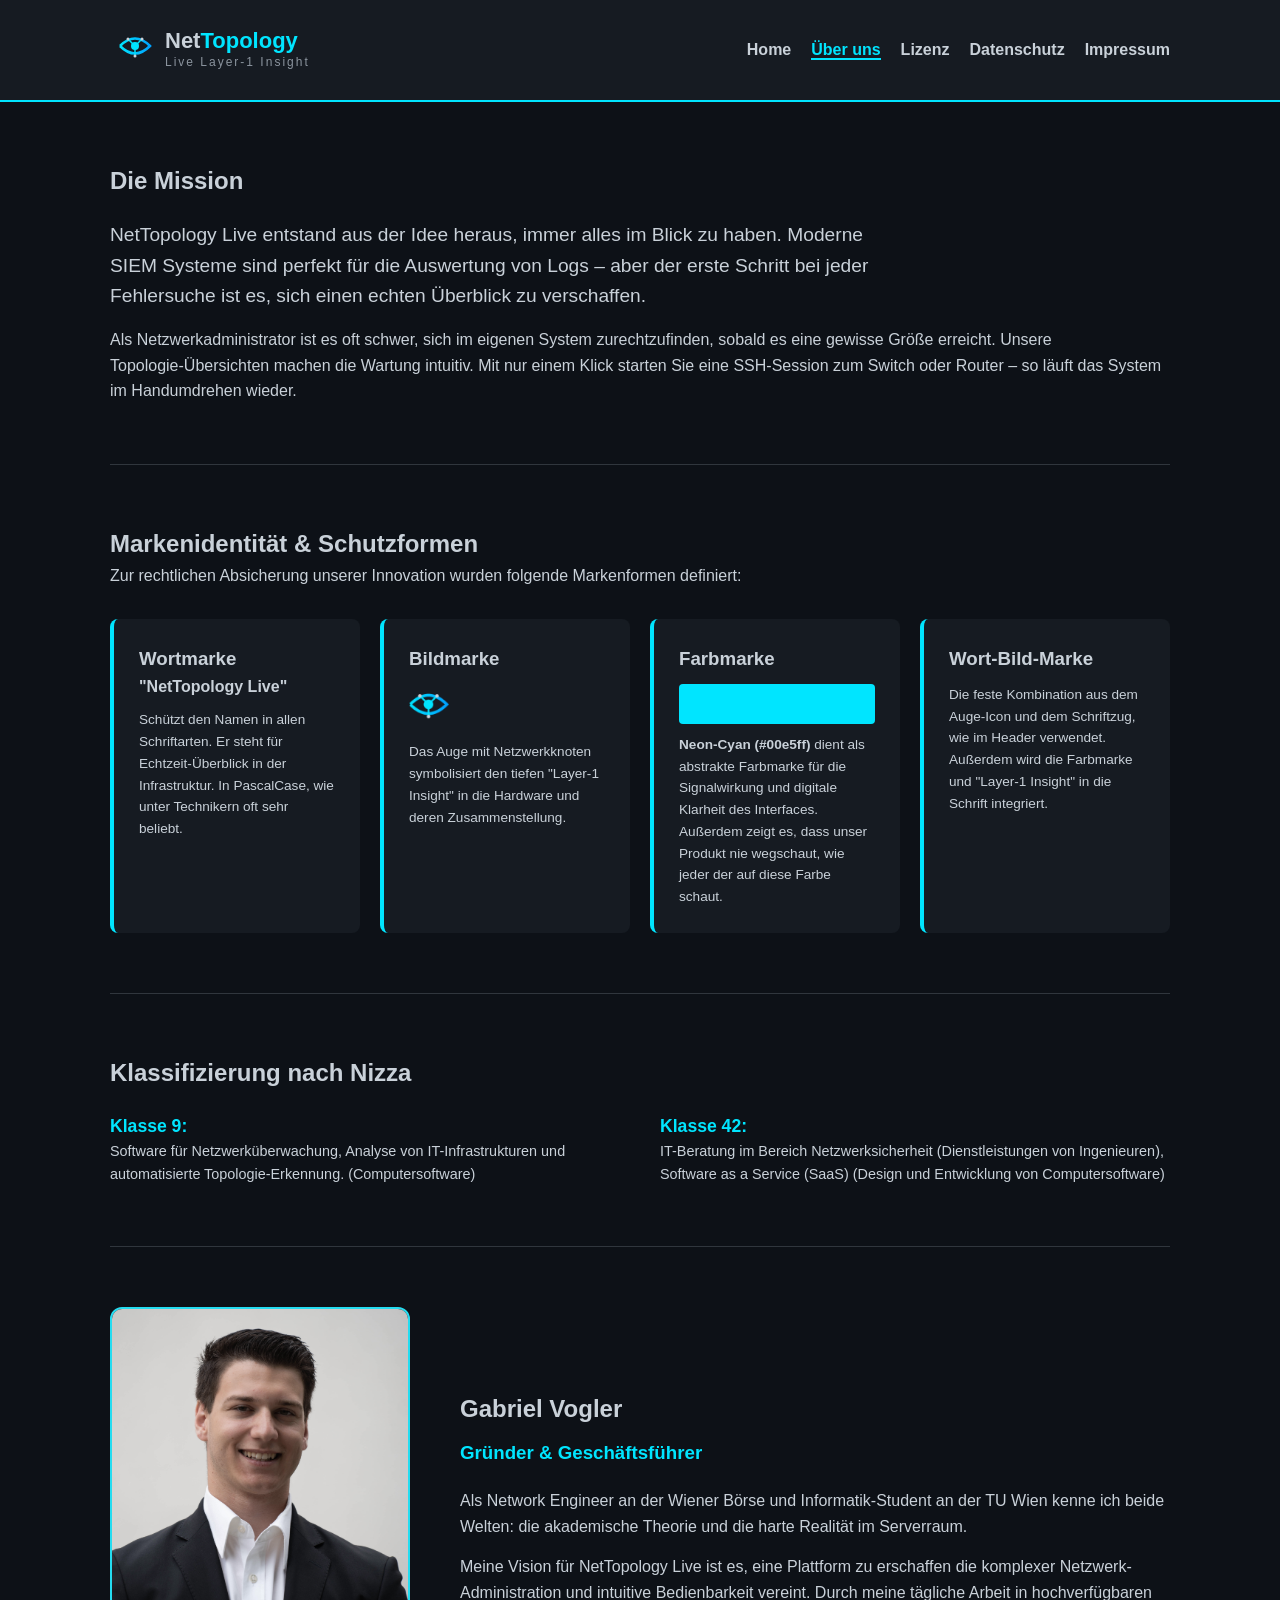
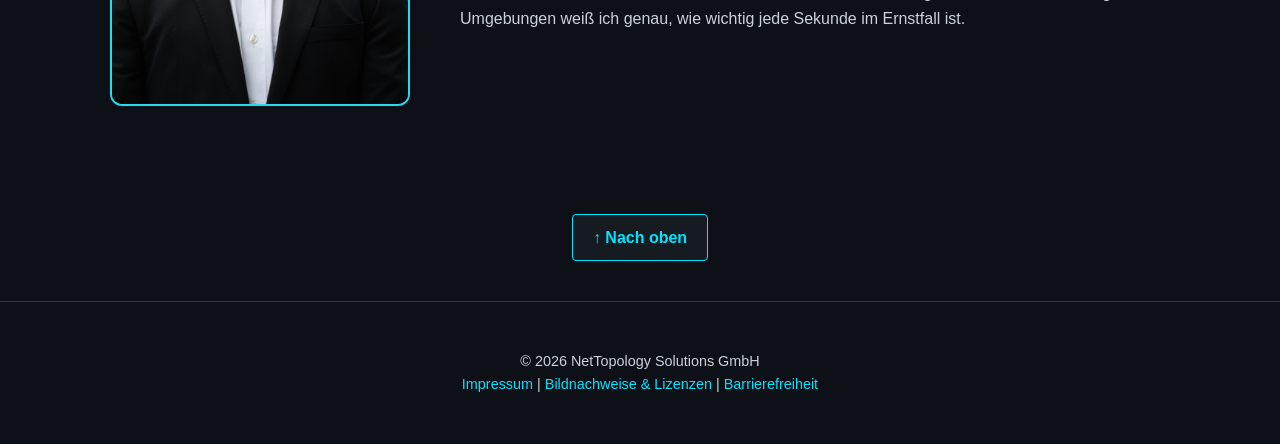
<file: docs/about.html>
<!DOCTYPE html>
<html lang="de">
<head>
    <meta charset="UTF-8">
    <meta name="viewport" content="width=device-width, initial-scale=1.0">
    <title>Über uns | NetTopology Live</title>
    <link rel="stylesheet" href="css/style.css">

    <link rel="icon" href="assets/icons/favicon.ico">
</head>
<body>

    <a href="#main-content" class="skip-link">Zum Hauptinhalt springen</a>

    <header>
        <div class="container header-flex">
            <div class="logo">
                <a href="index.html"><img src="assets/images/logo-header.svg" alt="NetTopology Live Logo"></a>
            </div>
            <nav aria-label="Hauptnavigation">
                <ul>
                    <li><a href="index.html">Home</a></li>
                    <li><a href="about.html" aria-current="page">Über uns</a></li>
                    <li><a href="lizenz.html">Lizenz</a></li>
                    <li><a href="datenschutz.html">Datenschutz</a></li>
                    <li><a href="impressum.html">Impressum</a></li>
                </ul>
            </nav>
        </div>
    </header>

    <main id="main-content" class="container" style="padding: 60px 20px;">
        
        <section id="mission">
            <h1>Die Mission</h1>
            <p style="font-size: 1.2rem; color: var(--text-main); max-width: 800px; margin-top: 20px;">
                NetTopology Live entstand aus der Idee heraus, immer alles im Blick zu haben. Moderne SIEM Systeme sind perfekt für die Auswertung von Logs – aber der erste Schritt bei jeder Fehlersuche ist es, sich einen echten Überblick zu verschaffen.
            </p>
            <p style="margin-top: 15px;">
                Als Netzwerkadministrator ist es oft schwer, sich im eigenen System zurechtzufinden, sobald es eine gewisse Größe erreicht. Unsere Topologie-Übersichten machen die Wartung intuitiv. Mit nur einem Klick starten Sie eine SSH-Session zum Switch oder Router – so läuft das System im Handumdrehen wieder.
            </p>
        </section>

        <hr style="margin: 60px 0; border: 0; border-top: 1px solid #30363d;">

        <section id="branding">
            <h2>Markenidentität & Schutzformen</h2>
            <p>Zur rechtlichen Absicherung unserer Innovation wurden folgende Markenformen definiert:</p>

            <div class="brand-grid" style="display: grid; grid-template-columns: repeat(auto-fit, minmax(230px, 1fr)); gap: 20px; margin-top: 30px;">
                <div class="brand-card" style="background: var(--bg-card); padding: 25px; border-radius: 8px; border-left: 4px solid var(--accent-blue);">
                    <h3>Wortmarke</h3>
                    <p><strong>"NetTopology Live"</strong></p>
                    <p style="font-size: 0.85rem; margin-top: 10px;">Schützt den Namen in allen Schriftarten. Er steht für Echtzeit-Überblick in der Infrastruktur. In PascalCase, wie unter Technikern oft sehr beliebt.</p>
                </div>

                <div class="brand-card" style="background: var(--bg-card); padding: 25px; border-radius: 8px; border-left: 4px solid var(--accent-blue);">
                    <h3>Bildmarke</h3>
                    <div style="margin: 10px 0;"><img src="assets/icons/favicon.ico" alt="Bildmarke" width="40"></div>
                    <p style="font-size: 0.85rem;">Das Auge mit Netzwerkknoten symbolisiert den tiefen "Layer-1 Insight" in die Hardware und deren Zusammenstellung.</p>
                </div>

                <div class="brand-card" style="background: var(--bg-card); padding: 25px; border-radius: 8px; border-left: 4px solid var(--accent-blue);">
                    <h3>Farbmarke</h3>
                    <div style="width: 100%; height: 40px; background-color: var(--accent-blue); border-radius: 4px; margin: 10px 0;"></div>
                    <p style="font-size: 0.85rem;"><strong>Neon-Cyan (#00e5ff)</strong> dient als abstrakte Farbmarke für die Signalwirkung und digitale Klarheit des Interfaces. Außerdem zeigt es, dass unser Produkt nie wegschaut, wie jeder der auf diese Farbe schaut.</p>
                </div>

                <div class="brand-card" style="background: var(--bg-card); padding: 25px; border-radius: 8px; border-left: 4px solid var(--accent-blue);">
                    <h3>Wort-Bild-Marke</h3>
                    <p style="font-size: 0.85rem; margin-top: 10px;">Die feste Kombination aus dem Auge-Icon und dem Schriftzug, wie im Header verwendet. Außerdem wird die Farbmarke und "Layer-1 Insight" in die Schrift integriert.</p>
                </div>
            </div>
        </section>

        <hr style="margin: 60px 0; border: 0; border-top: 1px solid #30363d;">

        <section id="nizza">
            <h2>Klassifizierung nach Nizza</h2>
            <div style="display: grid; grid-template-columns: 1fr 1fr; gap: 40px; margin-top: 20px;">
                <div>
                    <strong style="color: var(--accent-blue); font-size: 1.1rem;">Klasse 9:</strong>
                    <p style="font-size: 0.9rem;">Software für Netzwerküberwachung, Analyse von IT-Infrastrukturen und automatisierte Topologie-Erkennung. (Computersoftware)</p>
                </div>
                <div>
                    <strong style="color: var(--accent-blue); font-size: 1.1rem;">Klasse 42:</strong>
                    <p style="font-size: 0.9rem;">IT-Beratung im Bereich Netzwerksicherheit (Dienstleistungen von Ingenieuren), Software as a Service (SaaS) (Design und Entwicklung von Computersoftware)</p>
                </div>
            </div>
        </section>

        <hr style="margin: 60px 0; border: 0; border-top: 1px solid #30363d;">

        <section id="ceo">
            <div style="display: grid; grid-template-columns: 300px 1fr; gap: 50px; align-items: center;">
                <div class="ceo-image">
                    <img src="assets/images/Foto_Gabriel.jpg" alt="Gabriel Vogler - CEO NetTopology" style="width: 100%; border-radius: 12px; border: 2px solid var(--accent-blue); filter: grayscale(20%);">
                </div>
                <div class="ceo-text">
                    <h2 style="margin-bottom: 10px;">Gabriel Vogler</h2>
                    <h3 style="color: var(--accent-blue); margin-bottom: 20px;">Gründer & Geschäftsführer</h3>
                    <p>
                        Als Network Engineer an der Wiener Börse und Informatik-Student an der TU Wien kenne ich beide Welten: die akademische Theorie und die harte Realität im Serverraum. 
                    </p>
                    <p style="margin-top: 15px;">
                        Meine Vision für NetTopology Live ist es, eine Plattform zu erschaffen die komplexer Netzwerk-Administration und intuitive Bedienbarkeit vereint. Durch meine tägliche Arbeit in hochverfügbaren Umgebungen weiß ich genau, wie wichtig jede Sekunde im Ernstfall ist.
                    </p>
                </div>
            </div>
        </section>

    </main>

    <div class="back-to-top-wrapper">
        <a href="#top" class="back-to-top" aria-label="Zurück zum Seitenanfang">
            <span aria-hidden="true">↑</span> Nach oben
        </a>
    </div>

    <footer>
        <div class="container">
            <p>&copy; 2026 NetTopology Solutions GmbH</p>
            <p><a href="impressum.html">Impressum</a> | <a href="impressum.html#credits">Bildnachweise & Lizenzen</a> | <a href="impressum.html#accessibility">Barrierefreiheit</a></p>
        </div>
    </footer>
</body>
</html>
</file>
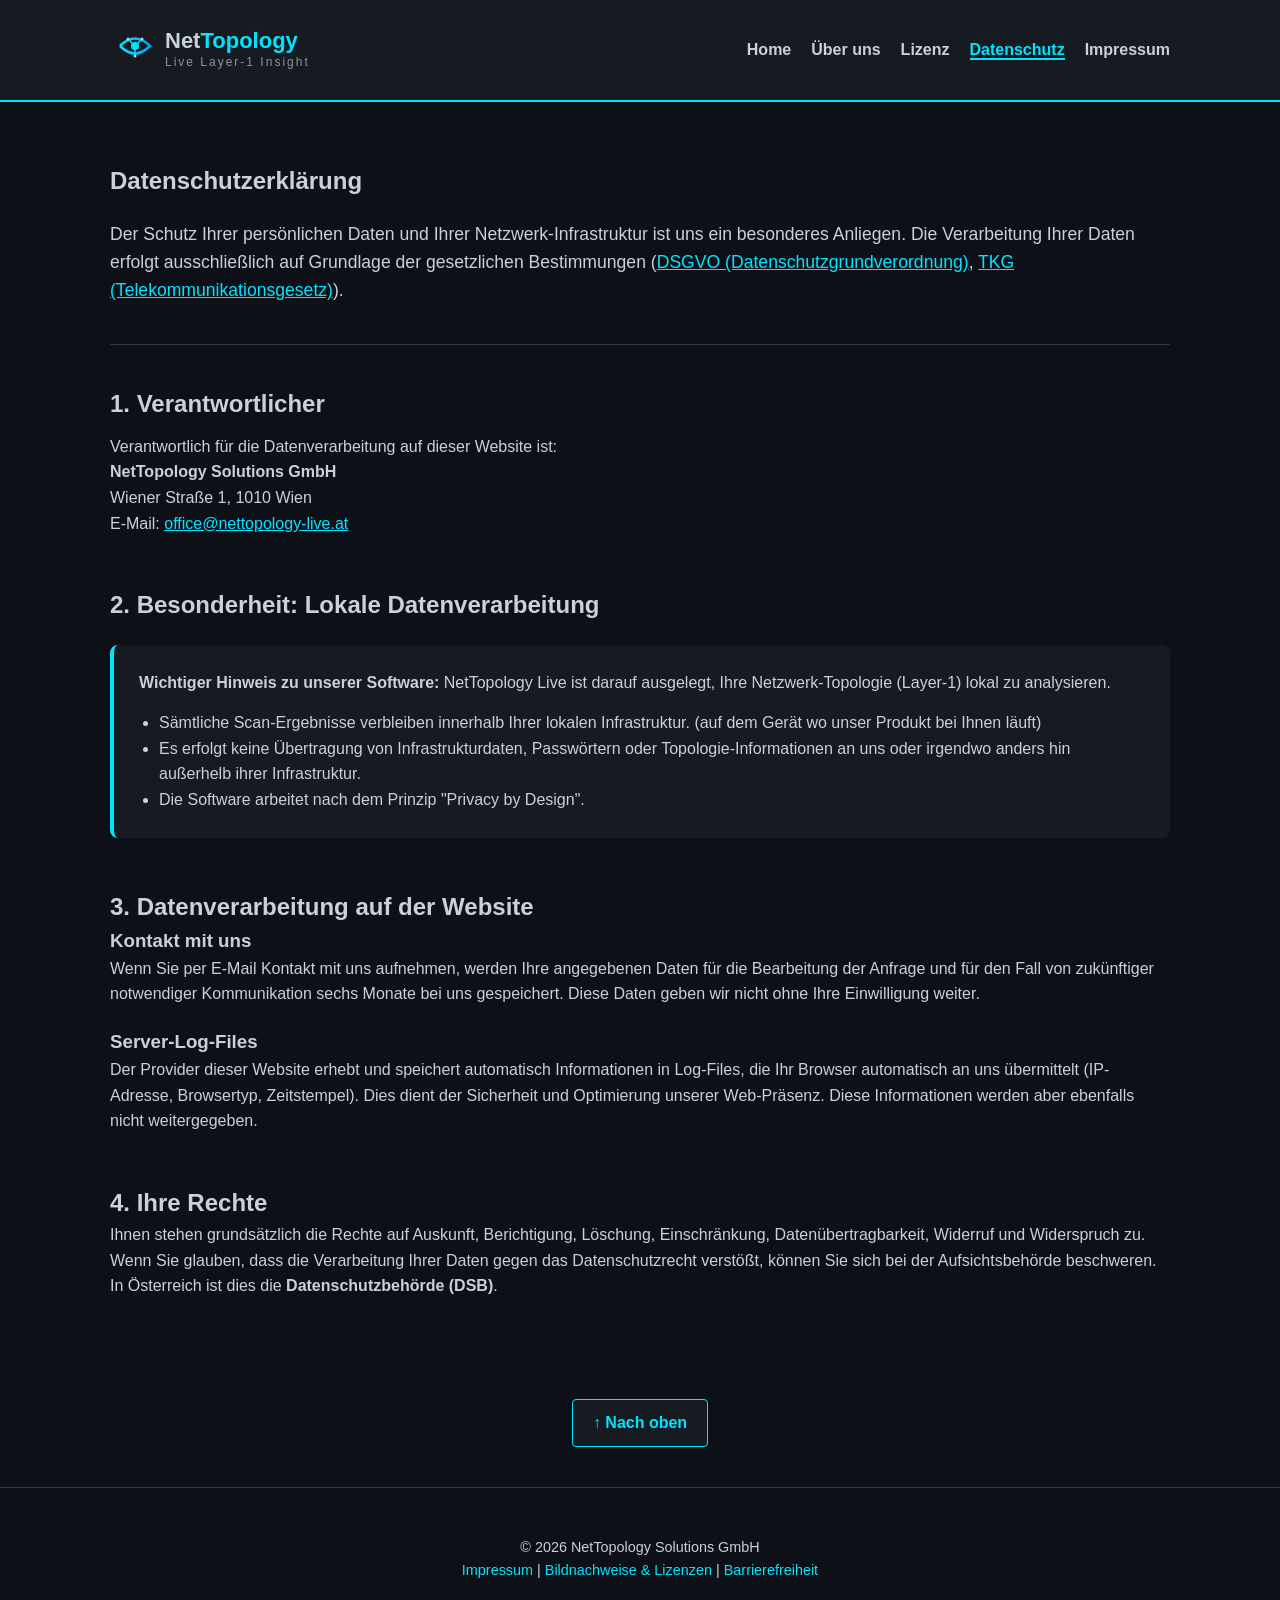
<file: docs/datenschutz.html>
<!DOCTYPE html>
<html lang="de">
<head>
    <meta charset="UTF-8">
    <meta name="viewport" content="width=device-width, initial-scale=1.0">
    <title>Datenschutzerklärung | NetTopology Live</title>
    <link rel="stylesheet" href="css/style.css">
</head>
<body>

    <a href="#main-content" class="skip-link">Zum Hauptinhalt springen</a>

    <header>
        <div class="container header-flex">
            <div class="logo">
                <a href="index.html"><img src="assets/images/logo-header.svg" alt="NetTopology Live Logo"></a>
            </div>
            <nav aria-label="Hauptnavigation">
                <ul>
                    <li><a href="index.html">Home</a></li>
                    <li><a href="about.html">Über uns</a></li>
                    <li><a href="lizenz.html">Lizenz</a></li>
                    <li><a href="datenschutz.html" aria-current="page">Datenschutz</a></li>
                    <li><a href="impressum.html">Impressum</a></li>
                </ul>
            </nav>
        </div>
    </header>

    <main id="main-content" class="container" style="padding: 60px 20px;">
        
        <section id="privacy-intro">
            <h1>Datenschutzerklärung</h1>
            <p style="font-size: 1.1rem; margin-top: 20px;">
                Der Schutz Ihrer persönlichen Daten und Ihrer Netzwerk-Infrastruktur ist uns ein besonderes Anliegen. Die Verarbeitung Ihrer Daten erfolgt ausschließlich auf Grundlage der gesetzlichen Bestimmungen (<a href="https://www.wko.at/datenschutz/uebersicht">DSGVO (Datenschutzgrundverordnung)</a>, <a href="https://www.bmwkms.gv.at/themen/telekommunikation-post/telekommunikationsrecht-politik/neues-tkg.html">TKG (Telekommunikationsgesetz)</a>).
            </p>
        </section>

        <hr style="margin: 40px 0; border: 0; border-top: 1px solid #30363d;">

        <section id="controller">
            <h2>1. Verantwortlicher</h2>
            <p style="margin-top: 10px;">
                Verantwortlich für die Datenverarbeitung auf dieser Website ist:<br>
                <strong>NetTopology Solutions GmbH</strong><br>
                Wiener Straße 1, 1010 Wien<br>
                E-Mail: <a href="mailto:office@nettopology-live.at">office@nettopology-live.at</a>
            </p>
        </section>

        <section id="product-privacy" style="margin-top: 50px;">
            <h2>2. Besonderheit: Lokale Datenverarbeitung</h2>
            <div style="background: var(--bg-card); padding: 25px; border-radius: 8px; border-left: 4px solid var(--accent-blue); margin-top: 20px;">
                <p>
                    <strong>Wichtiger Hinweis zu unserer Software:</strong> NetTopology Live ist darauf ausgelegt, Ihre Netzwerk-Topologie (Layer-1) lokal zu analysieren. 
                </p>
                <ul style="margin-top: 15px; padding-left: 20px;">
                    <li>Sämtliche Scan-Ergebnisse verbleiben innerhalb Ihrer lokalen Infrastruktur. (auf dem Gerät wo unser Produkt bei Ihnen läuft)</li>
                    <li>Es erfolgt keine Übertragung von Infrastrukturdaten, Passwörtern oder Topologie-Informationen an uns oder irgendwo anders hin außerhelb ihrer Infrastruktur.</li>
                    <li>Die Software arbeitet nach dem Prinzip "Privacy by Design".</li>
                </ul>
            </div>
        </section>

        <section id="web-data" style="margin-top: 50px;">
            <h2>3. Datenverarbeitung auf der Website</h2>
            <h3>Kontakt mit uns</h3>
            <p>
                Wenn Sie per E-Mail Kontakt mit uns aufnehmen, werden Ihre angegebenen Daten für die Bearbeitung der Anfrage und für den Fall von zukünftiger notwendiger Kommunikation sechs Monate bei uns gespeichert. Diese Daten geben wir nicht ohne Ihre Einwilligung weiter.
            </p>
            <h3 style="margin-top: 20px;">Server-Log-Files</h3>
            <p>
                Der Provider dieser Website erhebt und speichert automatisch Informationen in Log-Files, die Ihr Browser automatisch an uns übermittelt (IP-Adresse, Browsertyp, Zeitstempel). Dies dient der Sicherheit und Optimierung unserer Web-Präsenz. Diese Informationen werden aber ebenfalls nicht weitergegeben.
            </p>
        </section>

        <section id="user-rights" style="margin-top: 50px;">
            <h2>4. Ihre Rechte</h2>
            <p>
                Ihnen stehen grundsätzlich die Rechte auf Auskunft, Berichtigung, Löschung, Einschränkung, Datenübertragbarkeit, Widerruf und Widerspruch zu. Wenn Sie glauben, dass die Verarbeitung Ihrer Daten gegen das Datenschutzrecht verstößt, können Sie sich bei der Aufsichtsbehörde beschweren. In Österreich ist dies die <strong>Datenschutzbehörde (DSB)</strong>.
            </p>
        </section>

    </main>

    <div class="back-to-top-wrapper">
        <a href="#top" class="back-to-top" aria-label="Zurück zum Seitenanfang">
            <span aria-hidden="true">↑</span> Nach oben
        </a>
    </div>

    <footer>
        <div class="container">
            <p>&copy; 2026 NetTopology Solutions GmbH</p>
            <p><a href="impressum.html">Impressum</a> | <a href="impressum.html#credits">Bildnachweise & Lizenzen</a> | <a href="impressum.html#accessibility">Barrierefreiheit</a></p>
        </div>
    </footer>
</body>
</html>
</file>
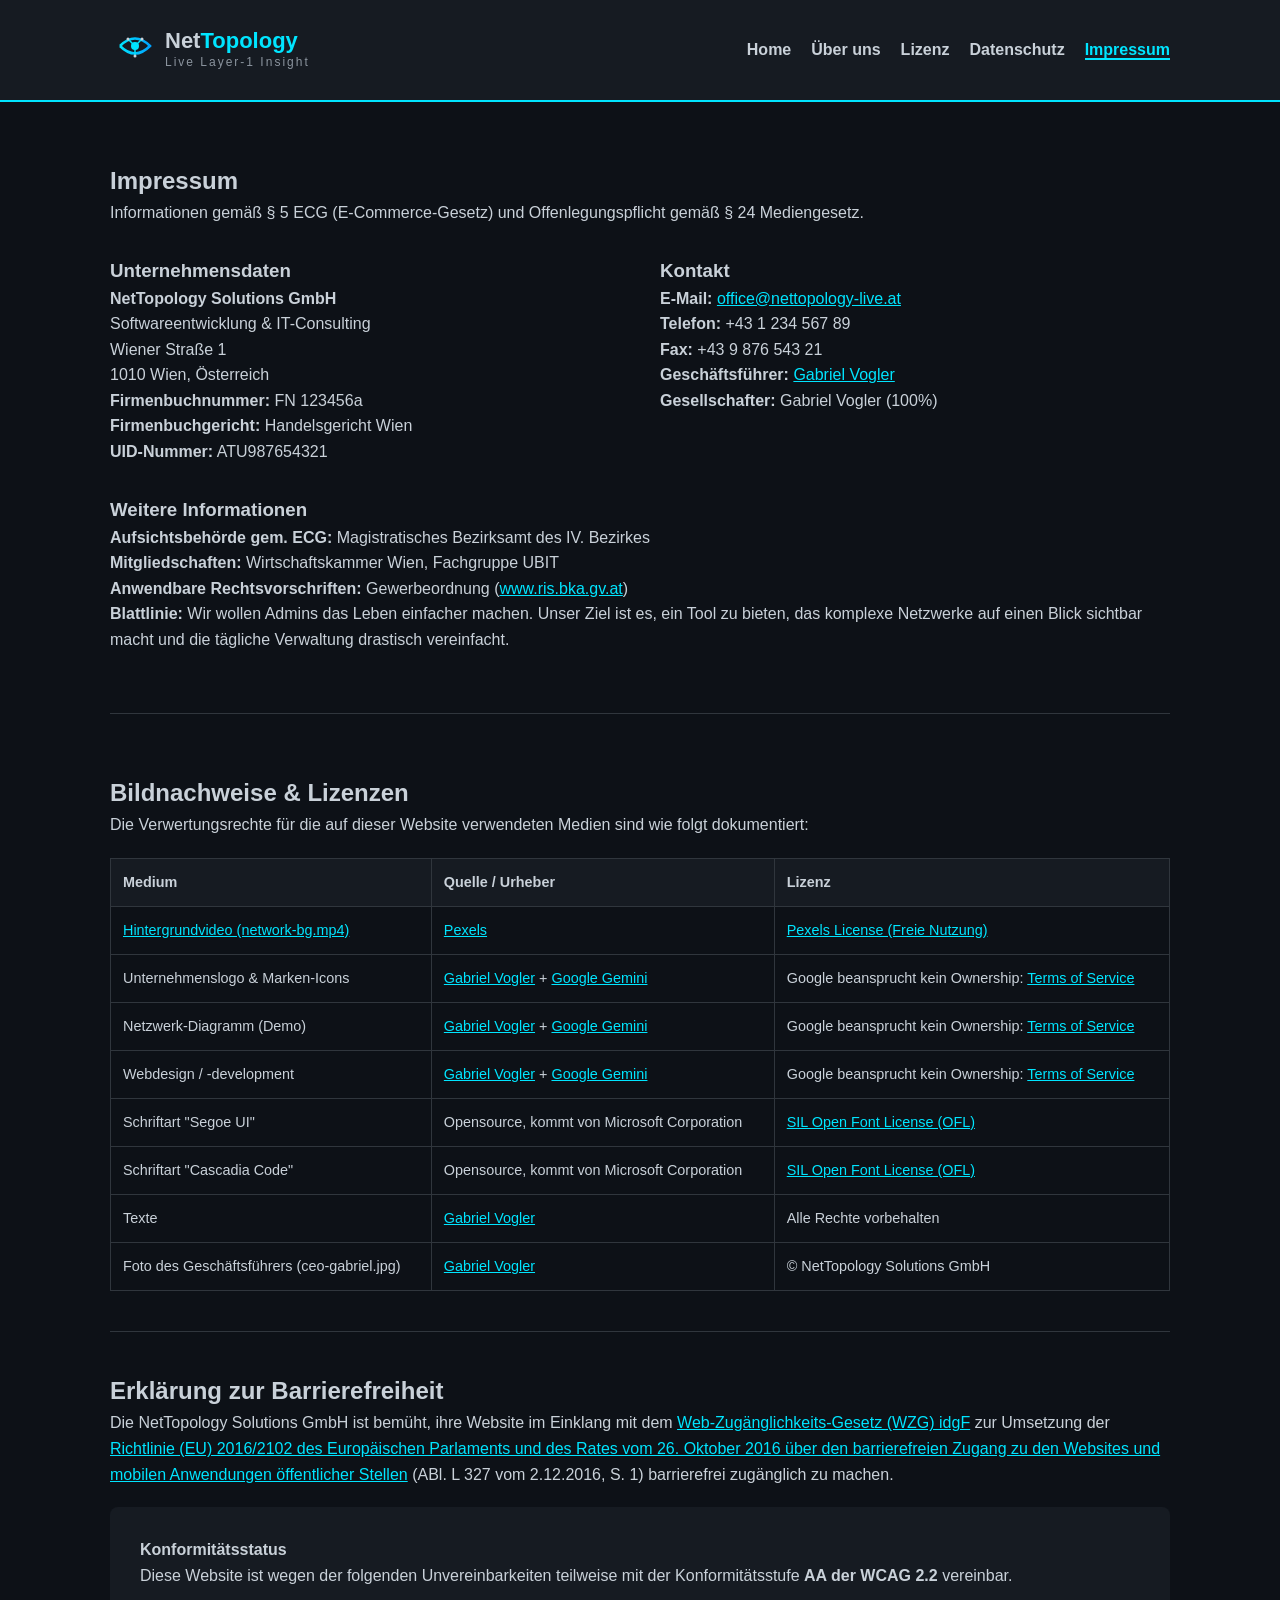
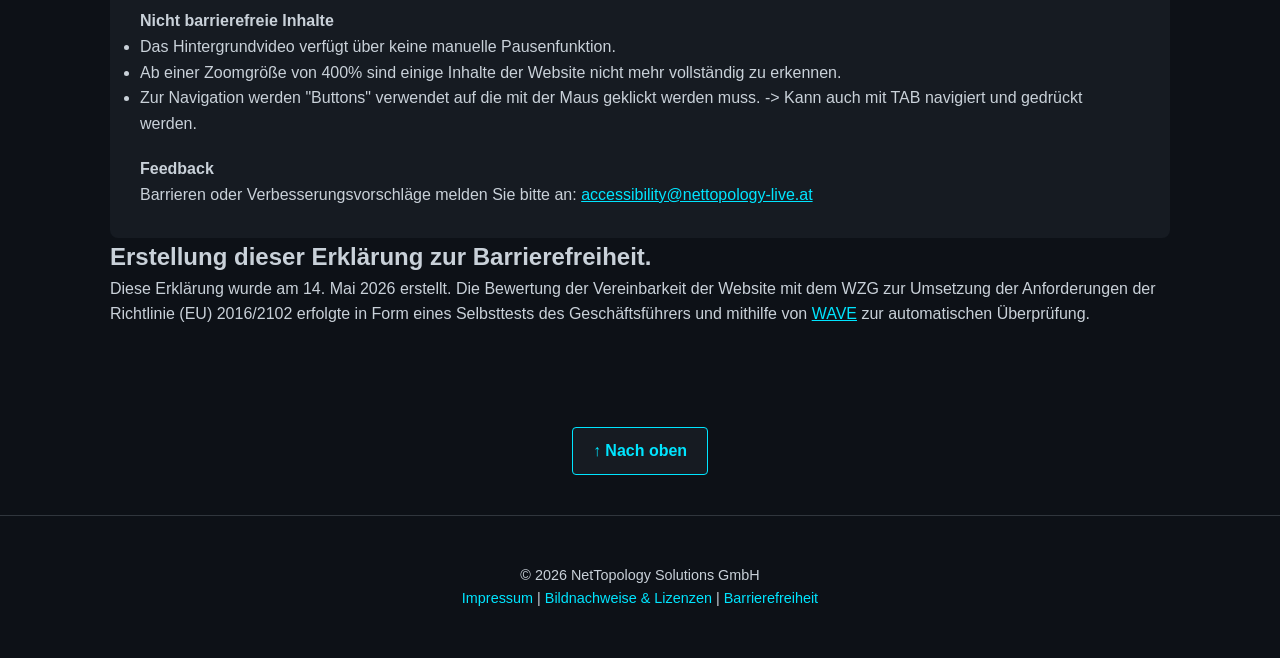
<file: docs/impressum.html>
<!DOCTYPE html>
<html lang="de">
<head>
    <meta charset="UTF-8">
    <meta name="viewport" content="width=device-width, initial-scale=1.0">
    <title>Impressum & Barrierefreiheit | NetTopology Live</title>
    <link rel="stylesheet" href="css/style.css">

    <link rel="icon" href="assets/icons/favicon.ico">
</head>
<body>

    <a href="#main-content" class="skip-link">Zum Hauptinhalt springen</a>

    <header>
        <div class="container header-flex">
            <div class="logo">
                <a href="index.html"><img src="assets/images/logo-header.svg" alt="NetTopology Live Logo"></a>
            </div>
            <nav aria-label="Hauptnavigation">
                <ul>
                    <li><a href="index.html">Home</a></li>
                    <li><a href="about.html">Über uns</a></li>
                    <li><a href="lizenz.html">Lizenz</a></li>
                    <li><a href="datenschutz.html">Datenschutz</a></li>
                    <li><a href="impressum.html" aria-current="page">Impressum</a></li>
                </ul>
            </nav>
        </div>
    </header>

    <main id="main-content" class="container" style="padding: 60px 20px;">
        <section id="impressum">
            <h1>Impressum</h1>
            <p>Informationen gemäß § 5 ECG (E-Commerce-Gesetz) und Offenlegungspflicht gemäß § 24 Mediengesetz.</p>
            
            <div class="legal-grid" style="margin-top: 30px; display: grid; grid-template-columns: 1fr 1fr; gap: 40px;">
                <div>
                    <h3>Unternehmensdaten</h3>
                    <p>
                        <strong>NetTopology Solutions GmbH</strong><br>
                        Softwareentwicklung & IT-Consulting<br>
                        Wiener Straße 1<br>
                        1010 Wien, Österreich
                    </p>
                    <p>
                        <strong>Firmenbuchnummer:</strong> FN 123456a<br>
                        <strong>Firmenbuchgericht:</strong> Handelsgericht Wien<br>
                        <strong>UID-Nummer:</strong> ATU987654321
                    </p>
                </div>
                <div>
                    <h3>Kontakt</h3>
                    <p>
                        <strong>E-Mail:</strong> <a href="mailto:office@nettopology-live.at">office@nettopology-live.at</a><br>
                        <strong>Telefon:</strong> +43 1 234 567 89<br>
                        <strong>Fax:</strong> +43 9 876 543 21
                    </p>
                    <p>
                        <strong>Geschäftsführer:</strong> <a href="https://www.linkedin.com/in/gabriel-vogler-989886266/">Gabriel Vogler</a><br>
                        <strong>Gesellschafter:</strong> Gabriel Vogler (100%)
                    </p>
                </div>
            </div>

            <div style="margin-top: 30px;">
                <h3>Weitere Informationen</h3>
                <p><strong>Aufsichtsbehörde gem. ECG:</strong> Magistratisches Bezirksamt des IV. Bezirkes</p>
                <p><strong>Mitgliedschaften:</strong> Wirtschaftskammer Wien, Fachgruppe UBIT</p>
                <p><strong>Anwendbare Rechtsvorschriften:</strong> Gewerbeordnung (<a href="https://www.ris.bka.gv.at" target="_blank">www.ris.bka.gv.at</a>)</p>
                <p><strong>Blattlinie:</strong> Wir wollen Admins das Leben einfacher machen. Unser Ziel ist es, ein Tool zu bieten, das komplexe Netzwerke auf einen Blick sichtbar macht und die tägliche Verwaltung drastisch vereinfacht.</p>
            </div>
        </section>

        <hr style="margin: 60px 0; border: 0; border-top: 1px solid #30363d;">

        <section id="credits">
            <h2>Bildnachweise & Lizenzen</h2>
            <p>Die Verwertungsrechte für die auf dieser Website verwendeten Medien sind wie folgt dokumentiert:</p>
            
            <table style="width: 100%; border-collapse: collapse; margin-top: 20px; font-size: 0.9rem;">
                <thead>
                    <tr style="background-color: var(--bg-card); text-align: left;">
                        <th style="padding: 12px; border: 1px solid #30363d;">Medium</th>
                        <th style="padding: 12px; border: 1px solid #30363d;">Quelle / Urheber</th>
                        <th style="padding: 12px; border: 1px solid #30363d;">Lizenz</th>
                    </tr>
                </thead>
                <tbody>
                    <tr>
                        <td style="padding: 12px; border: 1px solid #30363d;"><a href="https://www.pexels.com/de-de/video/blaue-farbige-kabel-1085656/">Hintergrundvideo (network-bg.mp4)</a></td>
                        <td style="padding: 12px; border: 1px solid #30363d;"><a href="https://www.pexels.com/de-de">Pexels</a></td>
                        <td style="padding: 12px; border: 1px solid #30363d;"><a href="https://www.pexels.com/de-de/lizenz/">Pexels License (Freie Nutzung)</a></td>
                    </tr>
                    <tr>
                        <td style="padding: 12px; border: 1px solid #30363d;">Unternehmenslogo & Marken-Icons</td>
                        <td style="padding: 12px; border: 1px solid #30363d;"><a href="https://www.linkedin.com/in/gabriel-vogler-989886266/">Gabriel Vogler</a> + <a href="https://gemini.google.com">Google Gemini</a></td>
                        <td style="padding: 12px; border: 1px solid #30363d;">Google beansprucht kein Ownership: <a href="https://ai.google.dev/gemini-api/terms">Terms of Service</a></td>
                    </tr>
                    <tr>
                        <td style="padding: 12px; border: 1px solid #30363d;">Netzwerk-Diagramm (Demo)</td>
                        <td style="padding: 12px; border: 1px solid #30363d;"><a href="https://www.linkedin.com/in/gabriel-vogler-989886266/">Gabriel Vogler</a> + <a href="https://gemini.google.com">Google Gemini</a></td>
                        <td style="padding: 12px; border: 1px solid #30363d;">Google beansprucht kein Ownership: <a href="https://ai.google.dev/gemini-api/terms">Terms of Service</a></td>
                    </tr>
                    <tr>
                        <td style="padding: 12px; border: 1px solid #30363d;">Webdesign / -development</td>
                        <td style="padding: 12px; border: 1px solid #30363d;"><a href="https://www.linkedin.com/in/gabriel-vogler-989886266/">Gabriel Vogler</a> + <a href="https://gemini.google.com">Google Gemini</a></td>
                        <td style="padding: 12px; border: 1px solid #30363d;">Google beansprucht kein Ownership: <a href="https://ai.google.dev/gemini-api/terms">Terms of Service</a></td>
                    </tr>
                    <tr>
                        <td style="padding: 12px; border: 1px solid #30363d;">Schriftart "Segoe UI"</td>
                        <td style="padding: 12px; border: 1px solid #30363d;">Opensource, kommt von Microsoft Corporation</td>
                        <td style="padding: 12px; border: 1px solid #30363d;">
                            <a href="https://scripts.sil.org/OFL" target="_blank" rel="noopener">SIL Open Font License (OFL)</a>
                        </td>
                    </tr>
                    <tr>
                        <td style="padding: 12px; border: 1px solid #30363d;">Schriftart "Cascadia Code"</td>
                        <td style="padding: 12px; border: 1px solid #30363d;">Opensource, kommt von Microsoft Corporation</td>
                        <td style="padding: 12px; border: 1px solid #30363d;">
                            <a href="https://scripts.sil.org/OFL" target="_blank" rel="noopener">SIL Open Font License (OFL)</a>
                        </td>
                    </tr>
                    <tr>
                        <td style="padding: 12px; border: 1px solid #30363d;">Texte</td>
                        <td style="padding: 12px; border: 1px solid #30363d;"><a href="https://www.linkedin.com/in/gabriel-vogler-989886266/">Gabriel Vogler</a></td>
                        <td style="padding: 12px; border: 1px solid #30363d;">Alle Rechte vorbehalten</td>
                    </tr>
                    <tr>
                        <td style="padding: 12px; border: 1px solid #30363d;">Foto des Geschäftsführers (ceo-gabriel.jpg)</td>
                        <td style="padding: 12px; border: 1px solid #30363d;"><a href="https://www.linkedin.com/in/gabriel-vogler-989886266/">Gabriel Vogler</a></td>
                        <td style="padding: 12px; border: 1px solid #30363d;">© NetTopology Solutions GmbH</td>
                    </tr>
                </tbody>
            </table>
        </section>

        <hr style="margin: 40px 0; border: 0; border-top: 1px solid #30363d;">

        <section id="accessibility">
            <h2>Erklärung zur Barrierefreiheit</h2>
            <p>
                Die NetTopology Solutions GmbH ist bemüht, ihre Website im Einklang mit dem <a href="https://www.ris.bka.gv.at/GeltendeFassung.wxe?Abfrage=Bundesnormen&Gesetzesnummer=20010727">Web-Zugänglichkeits-Gesetz (WZG) idgF</a> zur Umsetzung der <a href="https://eur-lex.europa.eu/legal-content/DE/TXT/?uri=CELEX:32016L2102">Richtlinie (EU) 2016/2102 des Europäischen Parlaments und des Rates vom 26. Oktober 2016 über den barrierefreien Zugang zu den Websites und mobilen Anwendungen öffentlicher Stellen</a> (ABl. L 327 vom 2.12.2016, S. 1) barrierefrei zugänglich zu machen.
            </p>
            
            <div style="background: var(--bg-card); padding: 30px; border-radius: 8px; margin-top: 20px;">
                <h4>Konformitätsstatus</h4>
                <p>Diese Website ist wegen der folgenden Unvereinbarkeiten teilweise mit der Konformitätsstufe <strong>AA der WCAG 2.2</strong> vereinbar.</p>
                
                <h4 style="margin-top: 20px;">Nicht barrierefreie Inhalte</h4>
                <ul>
                    <li>Das Hintergrundvideo verfügt über keine manuelle Pausenfunktion.</li>
                    <li>Ab einer Zoomgröße von 400% sind einige Inhalte der Website nicht mehr vollständig zu erkennen.</li>
                    <li>Zur Navigation werden "Buttons" verwendet auf die mit der Maus geklickt werden muss. -> Kann auch mit TAB navigiert und gedrückt werden.</li>
                </ul>

                <h4 style="margin-top: 20px;">Feedback</h4>
                <p>Barrieren oder Verbesserungsvorschläge melden Sie bitte an: <a href="mailto:accessibility@nettopology-live.at">accessibility@nettopology-live.at</a></p>
            </div>
            <h2>Erstellung dieser Erklärung zur Barrierefreiheit.</h2>
            <p>Diese Erklärung wurde am 14. Mai 2026 erstellt.

            Die Bewertung der Vereinbarkeit der Website mit dem WZG zur Umsetzung der Anforderungen der Richtlinie (EU) 2016/2102 erfolgte in Form eines Selbsttests des Geschäftsführers und mithilfe von <a href="https://wave.webaim.org/">WAVE</a> zur automatischen Überprüfung.

        </section>

    </main>

    <div class="back-to-top-wrapper">
        <a href="#top" class="back-to-top" aria-label="Zurück zum Seitenanfang">
            <span aria-hidden="true">↑</span> Nach oben
        </a>
    </div>

    <footer>
        <div class="container">
            <p>&copy; 2026 NetTopology Solutions GmbH</p>
            <p><a href="impressum.html">Impressum</a> | <a href="impressum.html#credits">Bildnachweise & Lizenzen</a> | <a href="impressum.html#accessibility">Barrierefreiheit</a></p>
        </div>
    </footer>
</body>
</html>
</file>
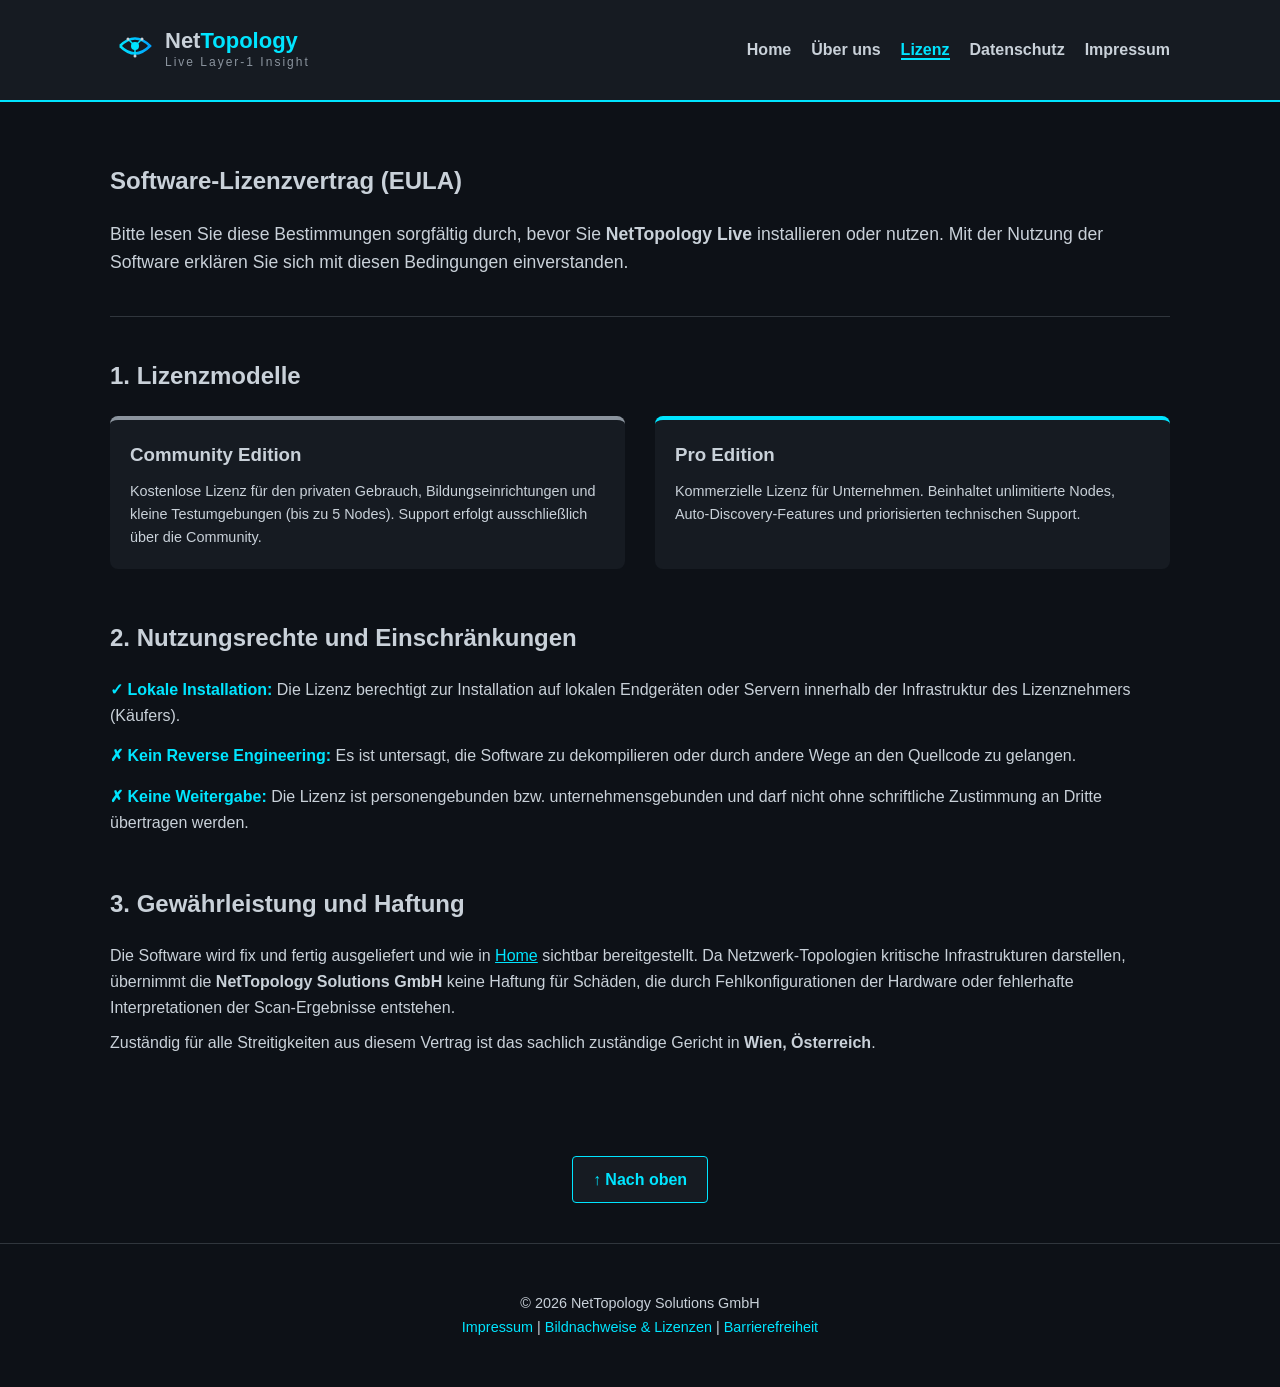
<file: docs/lizenz.html>
<!DOCTYPE html>
<html lang="de">
<head>
    <meta charset="UTF-8">
    <meta name="viewport" content="width=device-width, initial-scale=1.0">
    <title>Lizenzbestimmungen | NetTopology Live</title>
    <link rel="stylesheet" href="css/style.css">

    <link rel="icon" href="assets/icons/favicon.ico">
</head>
<body>

    <a href="#main-content" class="skip-link">Zum Hauptinhalt springen</a>

    <header>
        <div class="container header-flex">
            <div class="logo">
                <a href="index.html"><img src="assets/images/logo-header.svg" alt="NetTopology Live Logo"></a>
            </div>
            <nav aria-label="Hauptnavigation">
                <ul>
                    <li><a href="index.html">Home</a></li>
                    <li><a href="about.html">Über uns</a></li>
                    <li><a href="lizenz.html" aria-current="page">Lizenz</a></li>
                    <li><a href="datenschutz.html">Datenschutz</a></li>
                    <li><a href="impressum.html">Impressum</a></li>
                </ul>
            </nav>
        </div>
    </header>

    <main id="main-content" class="container" style="padding: 60px 20px;">
        
        <section id="license-header">
            <h1>Software-Lizenzvertrag (EULA)</h1>
            <p style="font-size: 1.1rem; margin-top: 20px;">
                Bitte lesen Sie diese Bestimmungen sorgfältig durch, bevor Sie <strong>NetTopology Live</strong> installieren oder nutzen. Mit der Nutzung der Software erklären Sie sich mit diesen Bedingungen einverstanden.
            </p>
        </section>

        <hr style="margin: 40px 0; border: 0; border-top: 1px solid #30363d;">

        <section id="license-models">
            <h2>1. Lizenzmodelle</h2>
            <div style="display: grid; grid-template-columns: 1fr 1fr; gap: 30px; margin-top: 20px;">
                <div style="background: var(--bg-card); padding: 20px; border-radius: 8px; border-top: 4px solid #8b949e;">
                    <h3>Community Edition</h3>
                    <p style="font-size: 0.9rem; margin-top: 10px;">
                        Kostenlose Lizenz für den privaten Gebrauch, Bildungseinrichtungen und kleine Testumgebungen (bis zu 5 Nodes). Support erfolgt ausschließlich über die Community.
                    </p>
                </div>
                <div style="background: var(--bg-card); padding: 20px; border-radius: 8px; border-top: 4px solid var(--accent-blue);">
                    <h3>Pro Edition</h3>
                    <p style="font-size: 0.9rem; margin-top: 10px;">
                        Kommerzielle Lizenz für Unternehmen. Beinhaltet unlimitierte Nodes, Auto-Discovery-Features und priorisierten technischen Support.
                    </p>
                </div>
            </div>
        </section>

        <section id="usage-rights" style="margin-top: 50px;">
            <h2>2. Nutzungsrechte und Einschränkungen</h2>
            <div style="margin-top: 20px;">
                <ul style="list-style: none;">
                    <li style="margin-bottom: 15px;">
                        <strong style="color: var(--accent-blue);">✓ Lokale Installation:</strong> Die Lizenz berechtigt zur Installation auf lokalen Endgeräten oder Servern innerhalb der Infrastruktur des Lizenznehmers (Käufers).
                    </li>
                    <li style="margin-bottom: 15px;">
                        <strong style="color: var(--accent-blue);">✗ Kein Reverse Engineering:</strong> Es ist untersagt, die Software zu dekompilieren oder durch andere Wege an den Quellcode zu gelangen.
                    </li>
                    <li style="margin-bottom: 15px;">
                        <strong style="color: var(--accent-blue);">✗ Keine Weitergabe:</strong> Die Lizenz ist personengebunden bzw. unternehmensgebunden und darf nicht ohne schriftliche Zustimmung an Dritte übertragen werden.
                    </li>
                </ul>
            </div>
        </section>

        <section id="warranty" style="margin-top: 50px;">
            <h2>3. Gewährleistung und Haftung</h2>
            <p style="margin-top: 20px;">
                Die Software wird fix und fertig ausgeliefert und wie in <a href="index.html">Home</a> sichtbar bereitgestellt. Da Netzwerk-Topologien kritische Infrastrukturen darstellen, übernimmt die <strong>NetTopology Solutions GmbH</strong> keine Haftung für Schäden, die durch Fehlkonfigurationen der Hardware oder fehlerhafte Interpretationen der Scan-Ergebnisse entstehen.
            </p>
            <p style="margin-top: 10px;">
                Zuständig für alle Streitigkeiten aus diesem Vertrag ist das sachlich zuständige Gericht in <strong>Wien, Österreich</strong>.
            </p>
        </section>

    </main>

    <div class="back-to-top-wrapper">
        <a href="#top" class="back-to-top" aria-label="Zurück zum Seitenanfang">
            <span aria-hidden="true">↑</span> Nach oben
        </a>
    </div>

    <footer>
        <div class="container">
            <p>&copy; 2026 NetTopology Solutions GmbH</p>
            <p><a href="impressum.html">Impressum</a> | <a href="impressum.html#credits">Bildnachweise & Lizenzen</a> | <a href="impressum.html#accessibility">Barrierefreiheit</a></p>
        </div>
    </footer>
</body>
</html>
</file>
<file: docs/css/style.css>
/* ==========================================================================
   1. VARIABLEN & BRANDING
   ========================================================================== */
:root {
    --bg-dark: #0d1117;
    --bg-card: #161b22;
    --text-main: #c9d1d9;
    --accent-blue: #00e5ff; /* Deine Markenfarbe: Neon-Blau */
    --status-up: #39d353;
    --status-down: #f85149;
    --font-main: 'Segoe UI', Tahoma, Geneva, Verdana, sans-serif;
    --font-mono: 'Cascadia Code', 'Courier New', monospace;
}

/* ==========================================================================
   2. BASIS-SETUP & RESET
   ========================================================================== */
* {
    box-sizing: border-box;
    margin: 0;
    padding: 0;
}

html {
    scroll-behavior: smooth;
}

body {
    background-color: var(--bg-dark);
    color: var(--text-main);
    font-family: var(--font-main);
    line-height: 1.6;
}

.container {
    max-width: 1100px;
    margin: 0 auto;
    padding: 0 20px;
}

/* ==========================================================================
   3. GLOBAL TEXT-LINKS & TABLES (Inhalt/Impressum)
   ========================================================================== */
a {
    color: var(--accent-blue) !important;
    text-decoration: underline;
    transition: color 0.2s ease;
}

a:visited {
    color: var(--accent-blue) !important;
}

a:hover, a:focus {
    color: #ffffff !important;
    text-decoration: none;
}

table td {
    color: var(--text-main);
}

/* ==========================================================================
   4. LAYOUT COMPONENTEN (Header, Navigation, Skip-Link)
   ========================================================================== */
.skip-link {
    position: absolute;
    top: -100px;
    left: 0;
    background: var(--accent-blue);
    color: black;
    padding: 10px 20px;
    z-index: 999;
    text-decoration: none;
    font-weight: bold;
    transition: top 0.3s;
}

.skip-link:focus {
    top: 0;
}

header {
    background-color: var(--bg-card);
    border-bottom: 2px solid var(--accent-blue);
    padding: 1rem 0;
    position: relative;
    z-index: 10;
}

header .container {
    display: flex;
    justify-content: space-between;
    align-items: center;
}

nav ul {
    display: flex;
    list-style: none;
    gap: 20px;
}

/* FIX: Navbar-Links vor dem globalen Cyan-Kollisionskurs schützen */
nav a, 
nav a:visited {
    color: var(--text-main) !important;
    text-decoration: none !important;
    font-weight: bold;
    border-bottom: 2px solid transparent;
    transition: all 0.2s ease;
}

/* Nur bei Hover oder auf der aktiven Seite wird es Cyan */
nav a:hover, 
nav a:focus,
nav a[aria-current="page"] {
    color: var(--accent-blue) !important;
    border-bottom: 2px solid var(--accent-blue) !important;
    text-decoration: none !important;
}

/* ==========================================================================
   5. SEKTIONEN (Hero, Demo, Pricing, Footer)
   ========================================================================== */

/* --- Hero Section mit Video Background --- */
#hero {
    position: relative;
    height: 100vh;
    width: 100%;
    overflow: hidden;
    display: flex;
    align-items: center;
    justify-content: center;
    background-color: black;
    text-align: center;
}

#hero-video {
    position: absolute;
    top: 50%;
    left: 50%;
    min-width: 100%;
    min-height: 100%;
    width: auto;
    height: auto;
    z-index: 0;
    transform: translate(-50%, -50%);
    object-fit: cover;
}

.video-overlay {
    position: absolute;
    top: 0;
    left: 0;
    width: 100%;
    height: 100%;
    background: rgba(13, 17, 23, 0.75);
    z-index: 1;
}

.hero-content {
    position: relative;
    z-index: 2;
    max-width: 900px;
    padding: 0 20px;
}

#hero h1 {
    font-size: 3rem;
    color: white;
    margin-bottom: 1rem;
    line-height: 1.2;
}

.highlight {
    color: var(--accent-blue);
}

.hero-subtitle {
    font-size: 1.25rem;
    color: #c9d1d9;
    max-width: 700px;
    margin: 20px auto;
}

.hero-cta {
    display: flex;
    justify-content: center;
    gap: 20px;
    margin-top: 30px;
}

/* --- Demo Section --- */
#demo {
    padding: 80px 0;
    background-color: var(--bg-dark);
}

.demo-grid {
    display: grid;
    grid-template-columns: 1fr 1.5fr;
    gap: 50px;
    align-items: center;
}

.feature-list {
    list-style: none;
    margin-top: 20px;
}

.feature-list li {
    margin-bottom: 15px;
    padding-left: 25px;
    position: relative;
}

.feature-list li::before {
    content: "✓";
    position: absolute;
    left: 0;
    color: var(--accent-blue);
    font-weight: bold;
}

.responsive-img {
    max-width: 100%;
    height: auto;
    border-radius: 8px;
}

.shadow-box {
    box-shadow: 0 20px 50px rgba(0, 229, 255, 0.15);
    border: 1px solid #30363d;
}

/* --- Pricing Section --- */
#pricing {
    padding: 80px 0;
    background-color: #161b22;
}

.pricing-header {
    text-align: center;
    margin-bottom: 50px;
}

.pricing-grid {
    display: flex;
    justify-content: center;
    gap: 30px;
    flex-wrap: wrap;
}

.price-card {
    background-color: var(--bg-dark);
    border: 1px solid #30363d;
    border-radius: 8px;
    padding: 40px;
    width: 320px;
    text-align: center;
    position: relative;
    transition: transform 0.3s ease;
}

.price-card:hover {
    transform: translateY(-10px);
    border-color: var(--accent-blue);
}

.price-card.featured {
    border: 2px solid var(--accent-blue);
    box-shadow: 0 10px 30px rgba(0, 229, 255, 0.1);
}

.badge {
    position: absolute;
    top: -15px;
    left: 50%;
    transform: translateX(-50%);
    background-color: var(--accent-blue);
    color: #000;
    padding: 5px 15px;
    border-radius: 20px;
    font-size: 0.8rem;
    font-weight: bold;
}

.price {
    font-size: 3rem;
    font-weight: bold;
    margin: 20px 0;
    color: var(--accent-blue);
}

.price span {
    font-size: 1.2rem;
    color: #8b949e;
    margin-right: 5px;
}

.price-info {
    font-size: 0.9rem;
    color: #8b949e;
    margin-bottom: 25px;
}

.price-features {
    list-style: none;
    text-align: left;
    margin-bottom: 30px;
}

.price-features li {
    margin-bottom: 12px;
    font-size: 0.95rem;
}

.price-features li::before {
    content: "•";
    color: var(--accent-blue);
    margin-right: 10px;
    font-weight: bold;
}

/* --- Back to Top & Footer --- */
.back-to-top-wrapper {
    text-align: center;
    padding: 40px 0;
    background-color: var(--bg-dark);
}

.back-to-top {
    display: inline-block;
    padding: 10px 20px;
    background-color: var(--bg-card);
    color: var(--accent-blue);
    border: 1px solid var(--accent-blue);
    border-radius: 4px;
    text-decoration: none;
    font-weight: bold;
    transition: all 0.3s ease;
}

.back-to-top:hover {
    background-color: var(--accent-blue);
    color: black;
}

footer {
    padding: 3rem 0;
    background-color: #0d1117;
    border-top: 1px solid #30363d;
    font-size: 0.9rem;
    text-align: center;
}

footer a { color: var(--accent-blue) !important; text-decoration: none; }

/* ==========================================================================
   6. RESPONSIVE DESIGN (Media Queries)
   ========================================================================== */
@media (max-width: 768px) {
    #hero h1 { font-size: 2rem; }
    .demo-grid { grid-template-columns: 1fr; text-align: center; }
    .feature-list li { text-align: left; }
    .hero-cta { flex-direction: column; align-items: center; }
}

/* ==========================================================================
   7. ULTIMATIVER BUTTON-OVERRULE FIX (Garantierte Lesbarkeit)
   ========================================================================== */
.btn-primary, 
a.btn-primary, 
a.btn-primary:visited {
    padding: 12px 28px;
    border-radius: 4px;
    font-weight: bold;
    transition: all 0.3s ease;
    display: inline-block;
    background-color: var(--accent-blue) !important;
    color: #000000 !important;
    border: 2px solid var(--accent-blue) !important;
    text-decoration: none !important;
}

.btn-primary:hover, 
a.btn-primary:hover,
.btn-primary:focus,
a.btn-primary:focus {
    background-color: transparent !important;
    color: var(--accent-blue) !important;
    text-decoration: none !important;
}

.btn-secondary, 
a.btn-secondary, 
a.btn-secondary:visited {
    padding: 12px 28px;
    border-radius: 4px;
    font-weight: bold;
    transition: all 0.3s ease;
    display: inline-block;
    background-color: transparent !important;
    color: #ffffff !important;
    border: 2px solid #30363d !important;
    text-decoration: none !important;
}

.btn-secondary:hover, 
a.btn-secondary:hover,
.btn-secondary:focus,
a.btn-secondary:focus {
    border-color: var(--accent-blue) !important;
    color: var(--accent-blue) !important;
    text-decoration: none !important;
}

.btn-primary:focus, .btn-secondary:focus {
    outline: 3px solid white !important;
    outline-offset: 4px;
}
</file>
